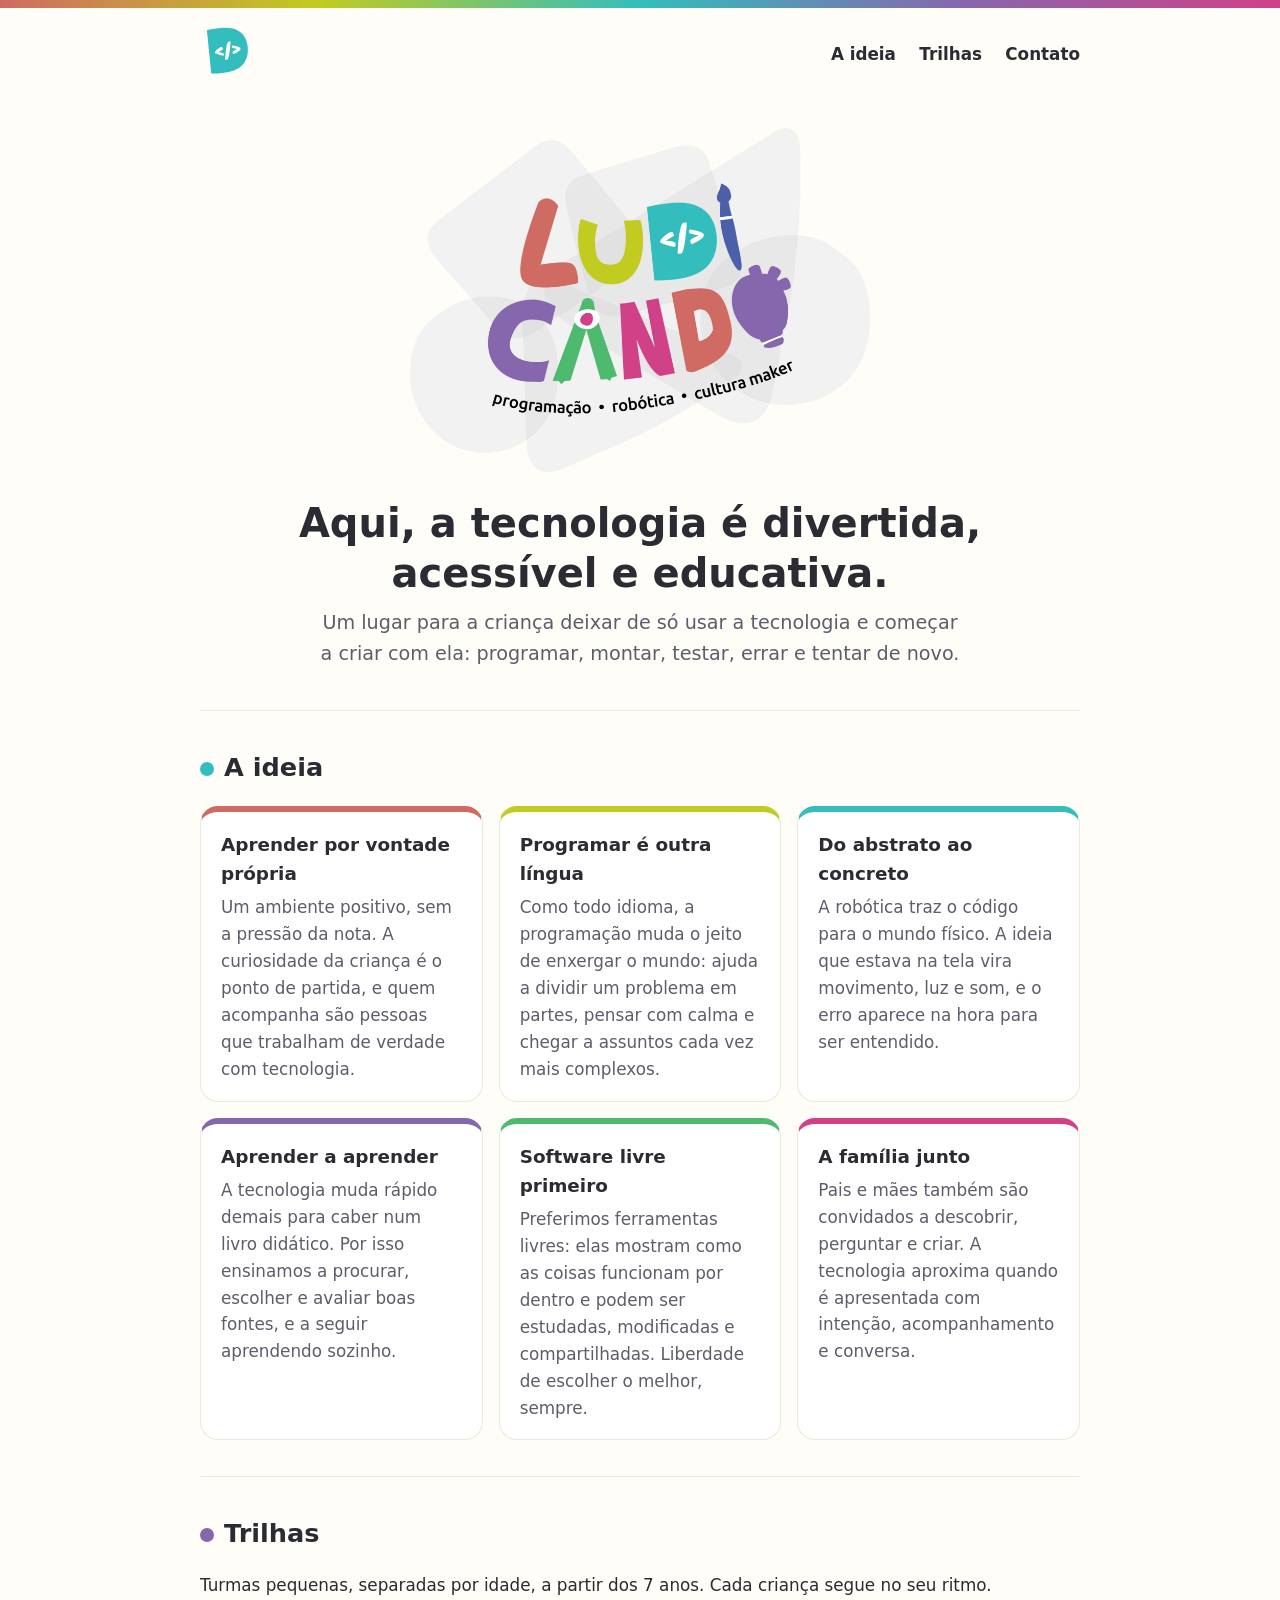
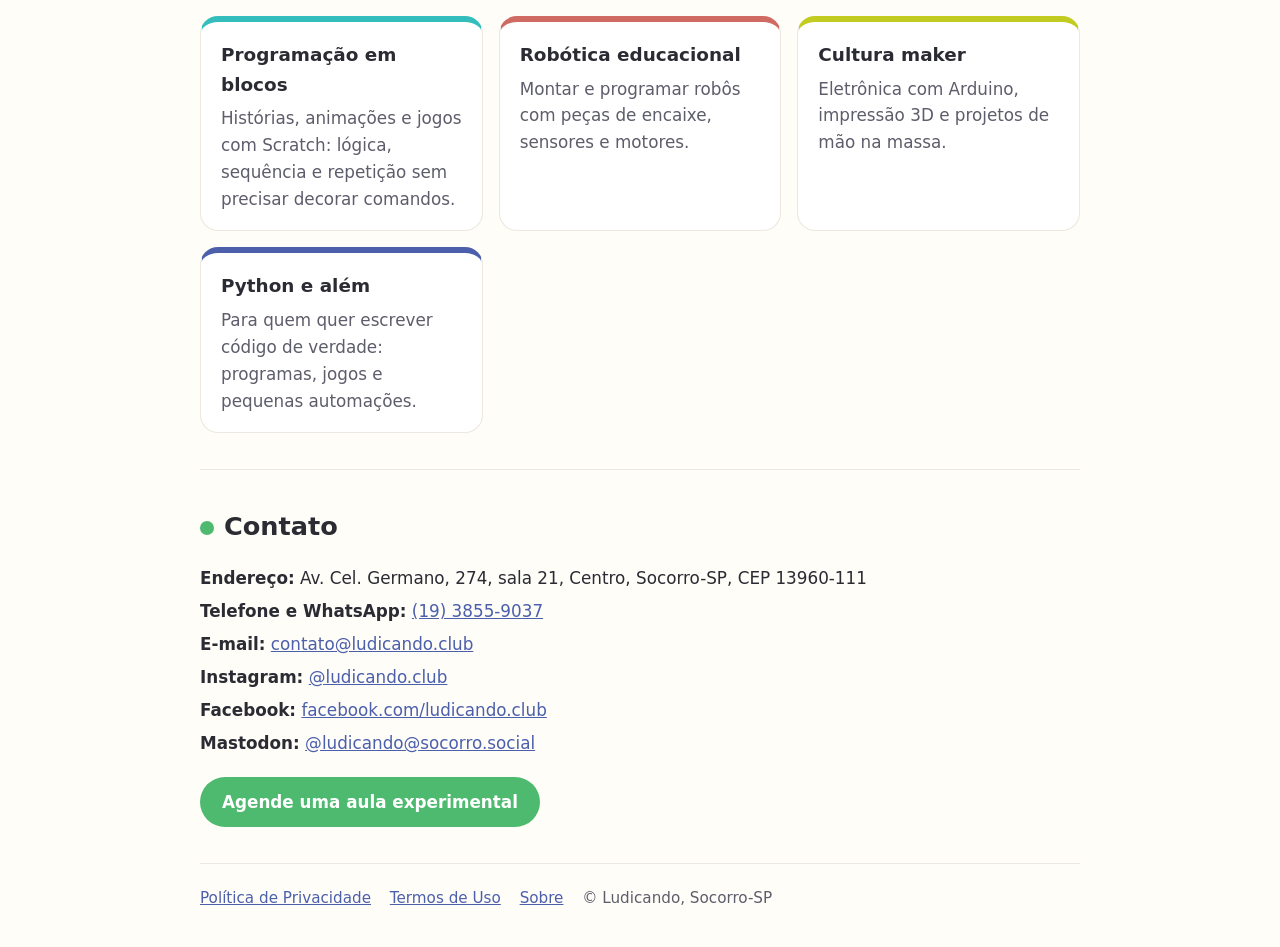
<file: index.html>
<!DOCTYPE html>
<html lang="pt-BR">
<head>
  <meta charset="UTF-8">
  <meta name="viewport" content="width=device-width, initial-scale=1.0">
  <title>Ludicando · programação, robótica e cultura maker em Socorro-SP</title>
  <meta name="description" content="Ludicando: espaço de aprendizagem de programação, robótica e cultura maker para crianças em Socorro-SP. Aprender por vontade própria, criando com tecnologia.">
  <link rel="icon" href="favicon.ico" sizes="any">
  <link rel="icon" type="image/png" sizes="32x32" href="img/favicon-32x32.png">
  <link rel="apple-touch-icon" href="img/apple-touch-icon.png">
  <link rel="stylesheet" href="estilo.css">
  <link rel="me" href="https://socorro.social/@emazolini">
  <link rel="me" href="https://socorro.social/@Ludicando">
</head>
<body>
  <div class="faixa"></div>
  <div class="conteudo">
    <header class="topo">
      <a href="./"><img src="img/simbolo.svg" alt="Ludicando"></a>
      <nav>
        <a href="#ideia">A ideia</a>
        <a href="#trilhas">Trilhas</a>
        <a href="#contato">Contato</a>
      </nav>
    </header>

    <div class="abertura">
      <img class="logo" src="img/logo-camiseta.png" alt="Ludicando: programação, robótica e cultura maker">
      <h1>Aqui, a tecnologia é divertida, acessível e educativa.</h1>
      <p>Um lugar para a criança deixar de só usar a tecnologia e começar a criar com ela:
        programar, montar, testar, errar e tentar de novo.</p>
    </div>

    <section id="ideia" style="--cor: var(--turquesa)">
      <h2>A ideia</h2>
      <div class="grade">
        <div class="cartao" style="--cor: var(--coral)">
          <h3>Aprender por vontade própria</h3>
          <p>Um ambiente positivo, sem a pressão da nota. A curiosidade da criança é o ponto de partida,
            e quem acompanha são pessoas que trabalham de verdade com tecnologia.</p>
        </div>
        <div class="cartao" style="--cor: var(--lima)">
          <h3>Programar é outra língua</h3>
          <p>Como todo idioma, a programação muda o jeito de enxergar o mundo: ajuda a dividir um problema
            em partes, pensar com calma e chegar a assuntos cada vez mais complexos.</p>
        </div>
        <div class="cartao" style="--cor: var(--turquesa)">
          <h3>Do abstrato ao concreto</h3>
          <p>A robótica traz o código para o mundo físico. A ideia que estava na tela vira movimento,
            luz e som, e o erro aparece na hora para ser entendido.</p>
        </div>
        <div class="cartao" style="--cor: var(--roxo)">
          <h3>Aprender a aprender</h3>
          <p>A tecnologia muda rápido demais para caber num livro didático. Por isso ensinamos a procurar,
            escolher e avaliar boas fontes, e a seguir aprendendo sozinho.</p>
        </div>
        <div class="cartao" style="--cor: var(--verde)">
          <h3>Software livre primeiro</h3>
          <p>Preferimos ferramentas livres: elas mostram como as coisas funcionam por dentro e podem ser
            estudadas, modificadas e compartilhadas. Liberdade de escolher o melhor, sempre.</p>
        </div>
        <div class="cartao" style="--cor: var(--rosa)">
          <h3>A família junto</h3>
          <p>Pais e mães também são convidados a descobrir, perguntar e criar. A tecnologia aproxima
            quando é apresentada com intenção, acompanhamento e conversa.</p>
        </div>
      </div>
    </section>

    <section id="trilhas" style="--cor: var(--roxo)">
      <h2>Trilhas</h2>
      <p>Turmas pequenas, separadas por idade, a partir dos 7 anos. Cada criança segue no seu ritmo.</p>
      <div class="grade">
        <div class="cartao" style="--cor: var(--turquesa)">
          <h3>Programação em blocos</h3>
          <p>Histórias, animações e jogos com Scratch: lógica, sequência e repetição sem precisar decorar comandos.</p>
        </div>
        <div class="cartao" style="--cor: var(--coral)">
          <h3>Robótica educacional</h3>
          <p>Montar e programar robôs com peças de encaixe, sensores e motores.</p>
        </div>
        <div class="cartao" style="--cor: var(--lima)">
          <h3>Cultura maker</h3>
          <p>Eletrônica com Arduino, impressão 3D e projetos de mão na massa.</p>
        </div>
        <div class="cartao" style="--cor: var(--azul)">
          <h3>Python e além</h3>
          <p>Para quem quer escrever código de verdade: programas, jogos e pequenas automações.</p>
        </div>
      </div>
    </section>

    <section id="contato" class="contato" style="--cor: var(--verde)">
      <h2>Contato</h2>
      <ul>
        <li><strong>Endereço:</strong> Av. Cel. Germano, 274, sala 21, Centro, Socorro-SP, CEP 13960-111</li>
        <li><strong>Telefone e WhatsApp:</strong> <a href="https://wa.me/551938559037">(19) 3855-9037</a></li>
        <li><strong>E-mail:</strong> <a href="mailto:contato@ludicando.club">contato@ludicando.club</a></li>
        <li><strong>Instagram:</strong> <a href="https://www.instagram.com/ludicando.club/">@ludicando.club</a></li>
        <li><strong>Facebook:</strong> <a href="https://www.facebook.com/ludicando.club">facebook.com/ludicando.club</a></li>
        <li><strong>Mastodon:</strong> <a rel="me" href="https://socorro.social/@Ludicando">@ludicando@socorro.social</a></li>
      </ul>
      <a class="botao" href="https://wa.me/551938559037">Agende uma aula experimental</a>
    </section>

    <footer>
      <a href="privacidade.html">Política de Privacidade</a>
      <a href="termos.html">Termos de Uso</a>
      <a href="sobre.html">Sobre</a>
      <span>© Ludicando, Socorro-SP</span>
    </footer>
  </div>
</body>
</html>
</file>
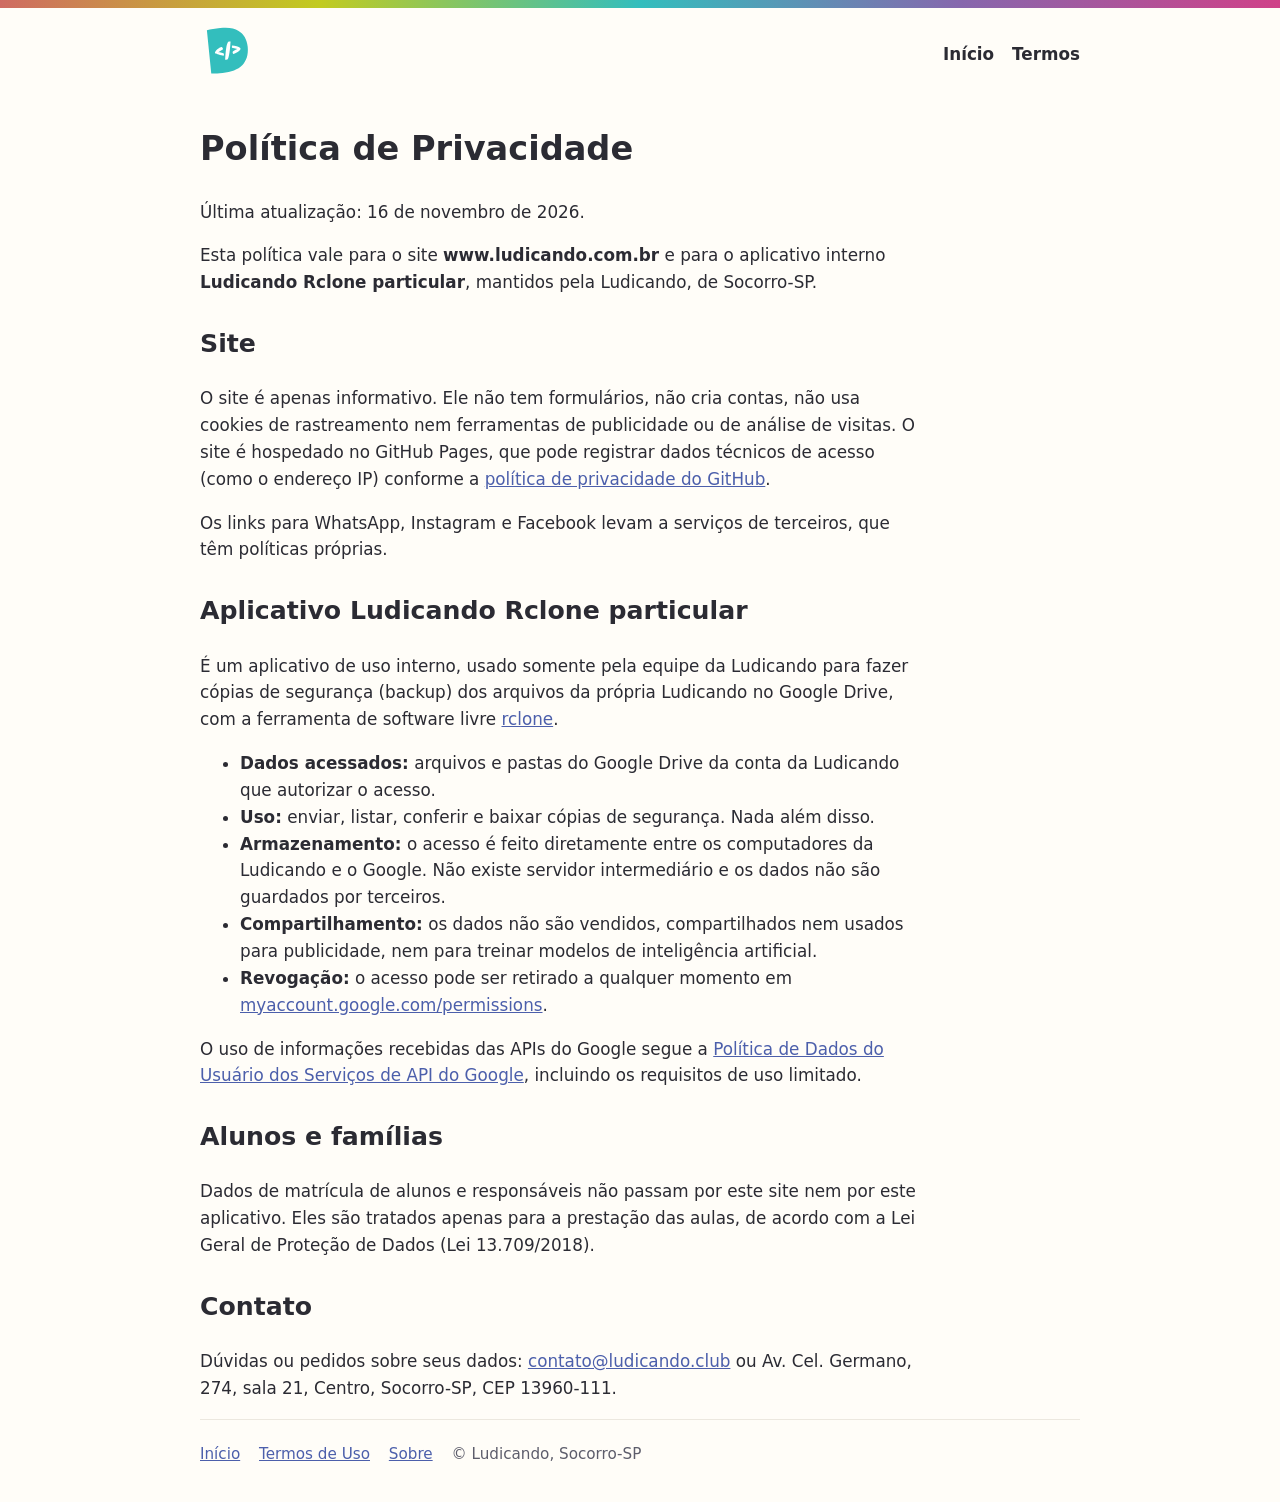
<file: privacidade.html>
<!DOCTYPE html>
<html lang="pt-BR">
<head>
  <meta charset="UTF-8">
  <meta name="viewport" content="width=device-width, initial-scale=1.0">
  <title>Política de Privacidade · Ludicando</title>
  <link rel="icon" href="favicon.ico" sizes="any">
  <link rel="stylesheet" href="estilo.css">
</head>
<body>
  <div class="faixa"></div>
  <div class="conteudo">
    <header class="topo">
      <a href="./"><img src="img/simbolo.svg" alt="Ludicando"></a>
      <nav><a href="./">Início</a><a href="termos.html">Termos</a></nav>
    </header>

    <main class="texto-longo">
      <h1>Política de Privacidade</h1>
      <p>Última atualização: 16 de novembro de 2026.</p>
      <p>Esta política vale para o site <strong>www.ludicando.com.br</strong> e para o aplicativo interno
        <strong>Ludicando Rclone particular</strong>, mantidos pela Ludicando, de Socorro-SP.</p>

      <h2>Site</h2>
      <p>O site é apenas informativo. Ele não tem formulários, não cria contas, não usa cookies de
        rastreamento nem ferramentas de publicidade ou de análise de visitas. O site é hospedado no
        GitHub Pages, que pode registrar dados técnicos de acesso (como o endereço IP) conforme a
        <a href="https://docs.github.com/pt/site-policy/privacy-policies/github-general-privacy-statement">política de privacidade do GitHub</a>.</p>
      <p>Os links para WhatsApp, Instagram e Facebook levam a serviços de terceiros, que têm políticas próprias.</p>

      <h2>Aplicativo Ludicando Rclone particular</h2>
      <p>É um aplicativo de uso interno, usado somente pela equipe da Ludicando para fazer cópias de
        segurança (backup) dos arquivos da própria Ludicando no Google Drive, com a ferramenta de
        software livre <a href="https://rclone.org/">rclone</a>.</p>
      <ul>
        <li><strong>Dados acessados:</strong> arquivos e pastas do Google Drive da conta da Ludicando que autorizar o acesso.</li>
        <li><strong>Uso:</strong> enviar, listar, conferir e baixar cópias de segurança. Nada além disso.</li>
        <li><strong>Armazenamento:</strong> o acesso é feito diretamente entre os computadores da Ludicando e o Google.
          Não existe servidor intermediário e os dados não são guardados por terceiros.</li>
        <li><strong>Compartilhamento:</strong> os dados não são vendidos, compartilhados nem usados para publicidade,
          nem para treinar modelos de inteligência artificial.</li>
        <li><strong>Revogação:</strong> o acesso pode ser retirado a qualquer momento em
          <a href="https://myaccount.google.com/permissions">myaccount.google.com/permissions</a>.</li>
      </ul>
      <p>O uso de informações recebidas das APIs do Google segue a
        <a href="https://developers.google.com/terms/api-services-user-data-policy">Política de Dados do Usuário dos Serviços de API do Google</a>,
        incluindo os requisitos de uso limitado.</p>

      <h2>Alunos e famílias</h2>
      <p>Dados de matrícula de alunos e responsáveis não passam por este site nem por este aplicativo.
        Eles são tratados apenas para a prestação das aulas, de acordo com a Lei Geral de Proteção de
        Dados (Lei 13.709/2018).</p>

      <h2>Contato</h2>
      <p>Dúvidas ou pedidos sobre seus dados: <a href="mailto:contato@ludicando.club">contato@ludicando.club</a>
        ou Av. Cel. Germano, 274, sala 21, Centro, Socorro-SP, CEP 13960-111.</p>
    </main>

    <footer>
      <a href="./">Início</a>
      <a href="termos.html">Termos de Uso</a>
      <a href="sobre.html">Sobre</a>
      <span>© Ludicando, Socorro-SP</span>
    </footer>
  </div>
</body>
</html>
</file>
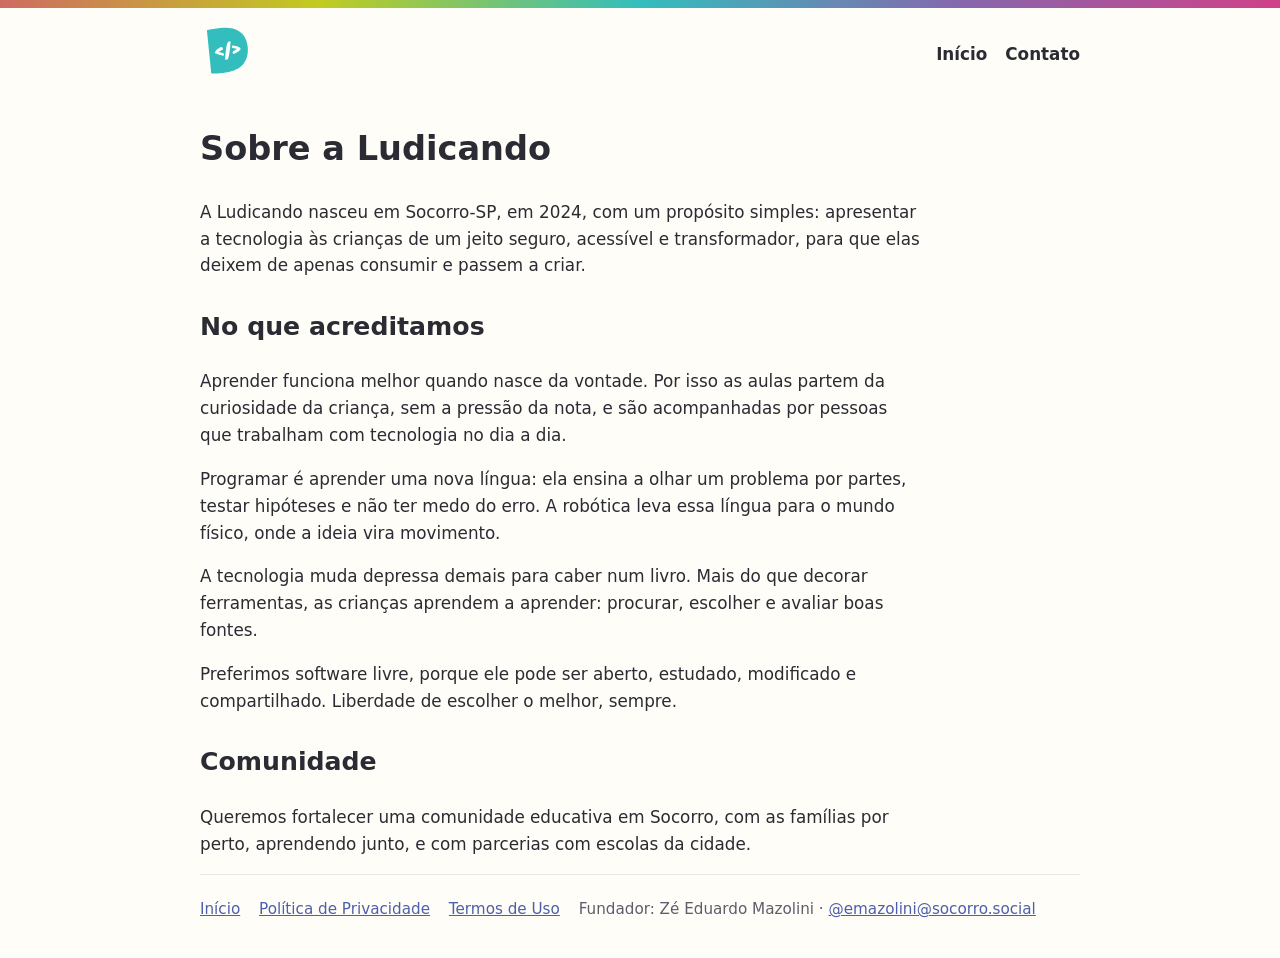
<file: sobre.html>
<!DOCTYPE html>
<html lang="pt-BR">
<head>
  <meta charset="UTF-8">
  <meta name="viewport" content="width=device-width, initial-scale=1.0">
  <title>Sobre · Ludicando</title>
  <link rel="icon" href="favicon.ico" sizes="any">
  <link rel="stylesheet" href="estilo.css">
</head>
<body>
  <div class="faixa"></div>
  <div class="conteudo">
    <header class="topo">
      <a href="./"><img src="img/simbolo.svg" alt="Ludicando"></a>
      <nav><a href="./">Início</a><a href="./#contato">Contato</a></nav>
    </header>

    <main class="texto-longo">
      <h1>Sobre a Ludicando</h1>
      <p>A Ludicando nasceu em Socorro-SP, em 2024, com um propósito simples: apresentar a tecnologia às
        crianças de um jeito seguro, acessível e transformador, para que elas deixem de apenas consumir
        e passem a criar.</p>

      <h2>No que acreditamos</h2>
      <p>Aprender funciona melhor quando nasce da vontade. Por isso as aulas partem da curiosidade da
        criança, sem a pressão da nota, e são acompanhadas por pessoas que trabalham com tecnologia no dia a dia.</p>
      <p>Programar é aprender uma nova língua: ela ensina a olhar um problema por partes, testar hipóteses
        e não ter medo do erro. A robótica leva essa língua para o mundo físico, onde a ideia vira movimento.</p>
      <p>A tecnologia muda depressa demais para caber num livro. Mais do que decorar ferramentas, as crianças
        aprendem a aprender: procurar, escolher e avaliar boas fontes.</p>
      <p>Preferimos software livre, porque ele pode ser aberto, estudado, modificado e compartilhado.
        Liberdade de escolher o melhor, sempre.</p>

      <h2>Comunidade</h2>
      <p>Queremos fortalecer uma comunidade educativa em Socorro, com as famílias por perto, aprendendo junto,
        e com parcerias com escolas da cidade.</p>
    </main>

    <footer>
      <a href="./">Início</a>
      <a href="privacidade.html">Política de Privacidade</a>
      <a href="termos.html">Termos de Uso</a>
      <span>Fundador: Zé Eduardo Mazolini · <a rel="me" href="https://socorro.social/@emazolini">@emazolini@socorro.social</a></span>
    </footer>
  </div>
</body>
</html>
</file>
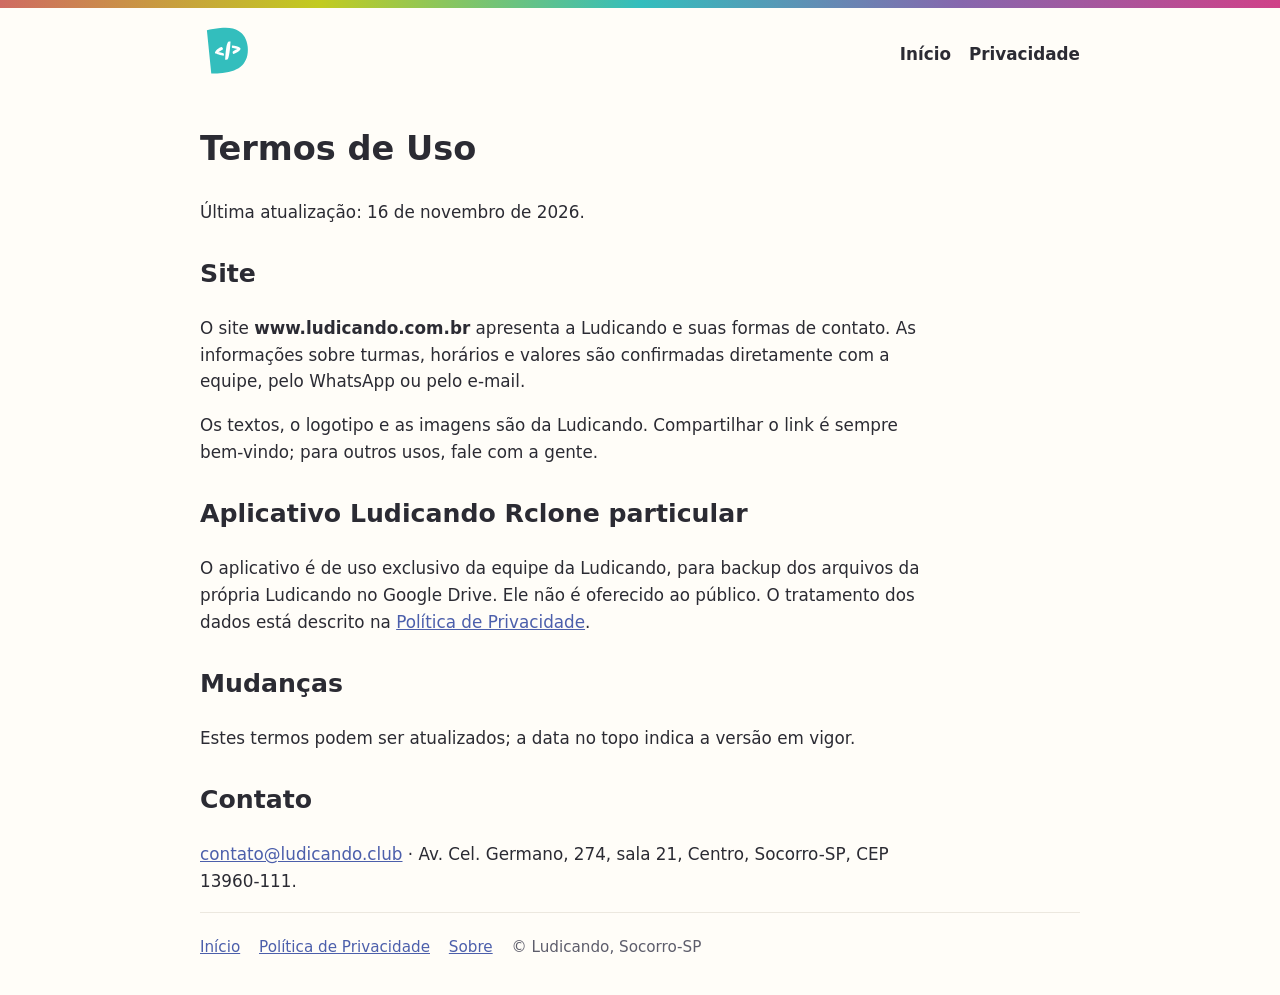
<file: termos.html>
<!DOCTYPE html>
<html lang="pt-BR">
<head>
  <meta charset="UTF-8">
  <meta name="viewport" content="width=device-width, initial-scale=1.0">
  <title>Termos de Uso · Ludicando</title>
  <link rel="icon" href="favicon.ico" sizes="any">
  <link rel="stylesheet" href="estilo.css">
</head>
<body>
  <div class="faixa"></div>
  <div class="conteudo">
    <header class="topo">
      <a href="./"><img src="img/simbolo.svg" alt="Ludicando"></a>
      <nav><a href="./">Início</a><a href="privacidade.html">Privacidade</a></nav>
    </header>

    <main class="texto-longo">
      <h1>Termos de Uso</h1>
      <p>Última atualização: 16 de novembro de 2026.</p>

      <h2>Site</h2>
      <p>O site <strong>www.ludicando.com.br</strong> apresenta a Ludicando e suas formas de contato.
        As informações sobre turmas, horários e valores são confirmadas diretamente com a equipe,
        pelo WhatsApp ou pelo e-mail.</p>
      <p>Os textos, o logotipo e as imagens são da Ludicando. Compartilhar o link é sempre bem-vindo;
        para outros usos, fale com a gente.</p>

      <h2>Aplicativo Ludicando Rclone particular</h2>
      <p>O aplicativo é de uso exclusivo da equipe da Ludicando, para backup dos arquivos da própria
        Ludicando no Google Drive. Ele não é oferecido ao público. O tratamento dos dados está descrito
        na <a href="privacidade.html">Política de Privacidade</a>.</p>

      <h2>Mudanças</h2>
      <p>Estes termos podem ser atualizados; a data no topo indica a versão em vigor.</p>

      <h2>Contato</h2>
      <p><a href="mailto:contato@ludicando.club">contato@ludicando.club</a> ·
        Av. Cel. Germano, 274, sala 21, Centro, Socorro-SP, CEP 13960-111.</p>
    </main>

    <footer>
      <a href="./">Início</a>
      <a href="privacidade.html">Política de Privacidade</a>
      <a href="sobre.html">Sobre</a>
      <span>© Ludicando, Socorro-SP</span>
    </footer>
  </div>
</body>
</html>
</file>
<file: estilo.css>
:root {
  --rosa: #D04188;
  --coral: #CF6B62;
  --lima: #C2CB20;
  --roxo: #8667AD;
  --verde: #4EBA6F;
  --azul: #4C5FAB;
  --turquesa: #33BEBD;
  --texto: #2b2b33;
  --suave: #5d5d6b;
  --fundo: #fffdf8;
  color-scheme: light;
  --cartao: #ffffff;
  --linha: #ece8df;
}

* { box-sizing: border-box; }
html { scroll-behavior: smooth; }
body {
  margin: 0;
  font-family: "Nunito", system-ui, -apple-system, "Segoe UI", Roboto, sans-serif;
  color: var(--texto);
  background: var(--fundo);
  line-height: 1.6;
  font-size: 1.05rem;
}
a { color: var(--azul); }

.faixa {
  height: 8px;
  background: linear-gradient(90deg, var(--coral), var(--lima), var(--turquesa), var(--roxo), var(--rosa));
}
.conteudo { max-width: 920px; margin: 0 auto; padding: 0 20px; }

header.topo {
  display: flex; align-items: center; justify-content: space-between;
  gap: 16px; padding: 14px 0;
}
header.topo img { height: 56px; width: auto; }
header.topo nav a {
  margin-left: 18px; text-decoration: none; font-weight: 700; color: var(--texto);
}
header.topo nav a:hover { color: var(--rosa); }

.abertura { text-align: center; padding: 28px 0 40px; }
.abertura .logo {
  width: min(460px, 88vw); height: auto;
  
}
.abertura h1 { font-size: clamp(1.7rem, 4vw, 2.5rem); line-height: 1.25; margin: 18px 0 10px; }
.abertura p { font-size: 1.2rem; color: var(--suave); max-width: 640px; margin: 0 auto; }

section { padding: 36px 0; border-top: 1px solid var(--linha); }
section h2 { font-size: 1.6rem; margin: 0 0 18px; }
section h2::before {
  content: ""; display: inline-block; width: 14px; height: 14px; border-radius: 50%;
  margin-right: 10px; background: var(--cor, var(--turquesa)); vertical-align: middle;
}

.grade { display: grid; gap: 16px; grid-template-columns: repeat(auto-fit, minmax(240px, 1fr)); }
.cartao {
  background: var(--cartao); border: 1px solid var(--linha); border-radius: 18px;
  padding: 18px 20px; border-top: 6px solid var(--cor, var(--turquesa));
}
.cartao h3 { margin: 0 0 6px; font-size: 1.15rem; }
.cartao p { margin: 0; color: var(--suave); }

.contato ul { list-style: none; padding: 0; margin: 0; }
.contato li { margin: 6px 0; }
.botao {
  display: inline-block; margin-top: 14px; padding: 12px 22px; border-radius: 999px;
  background: var(--verde); color: #fff !important; font-weight: 800; text-decoration: none;
}
.botao:hover { filter: brightness(1.08); }

.texto-longo { max-width: 720px; }
.texto-longo h2 { margin-top: 28px; }
.texto-longo h2::before { display: none; }

footer {
  border-top: 1px solid var(--linha); padding: 22px 0 36px; color: var(--suave); font-size: .95rem;
}
footer a { margin-right: 14px; }

@media (max-width: 560px) {
  header.topo { flex-direction: column; }
  header.topo nav a { margin: 0 8px; }
}
</file>
